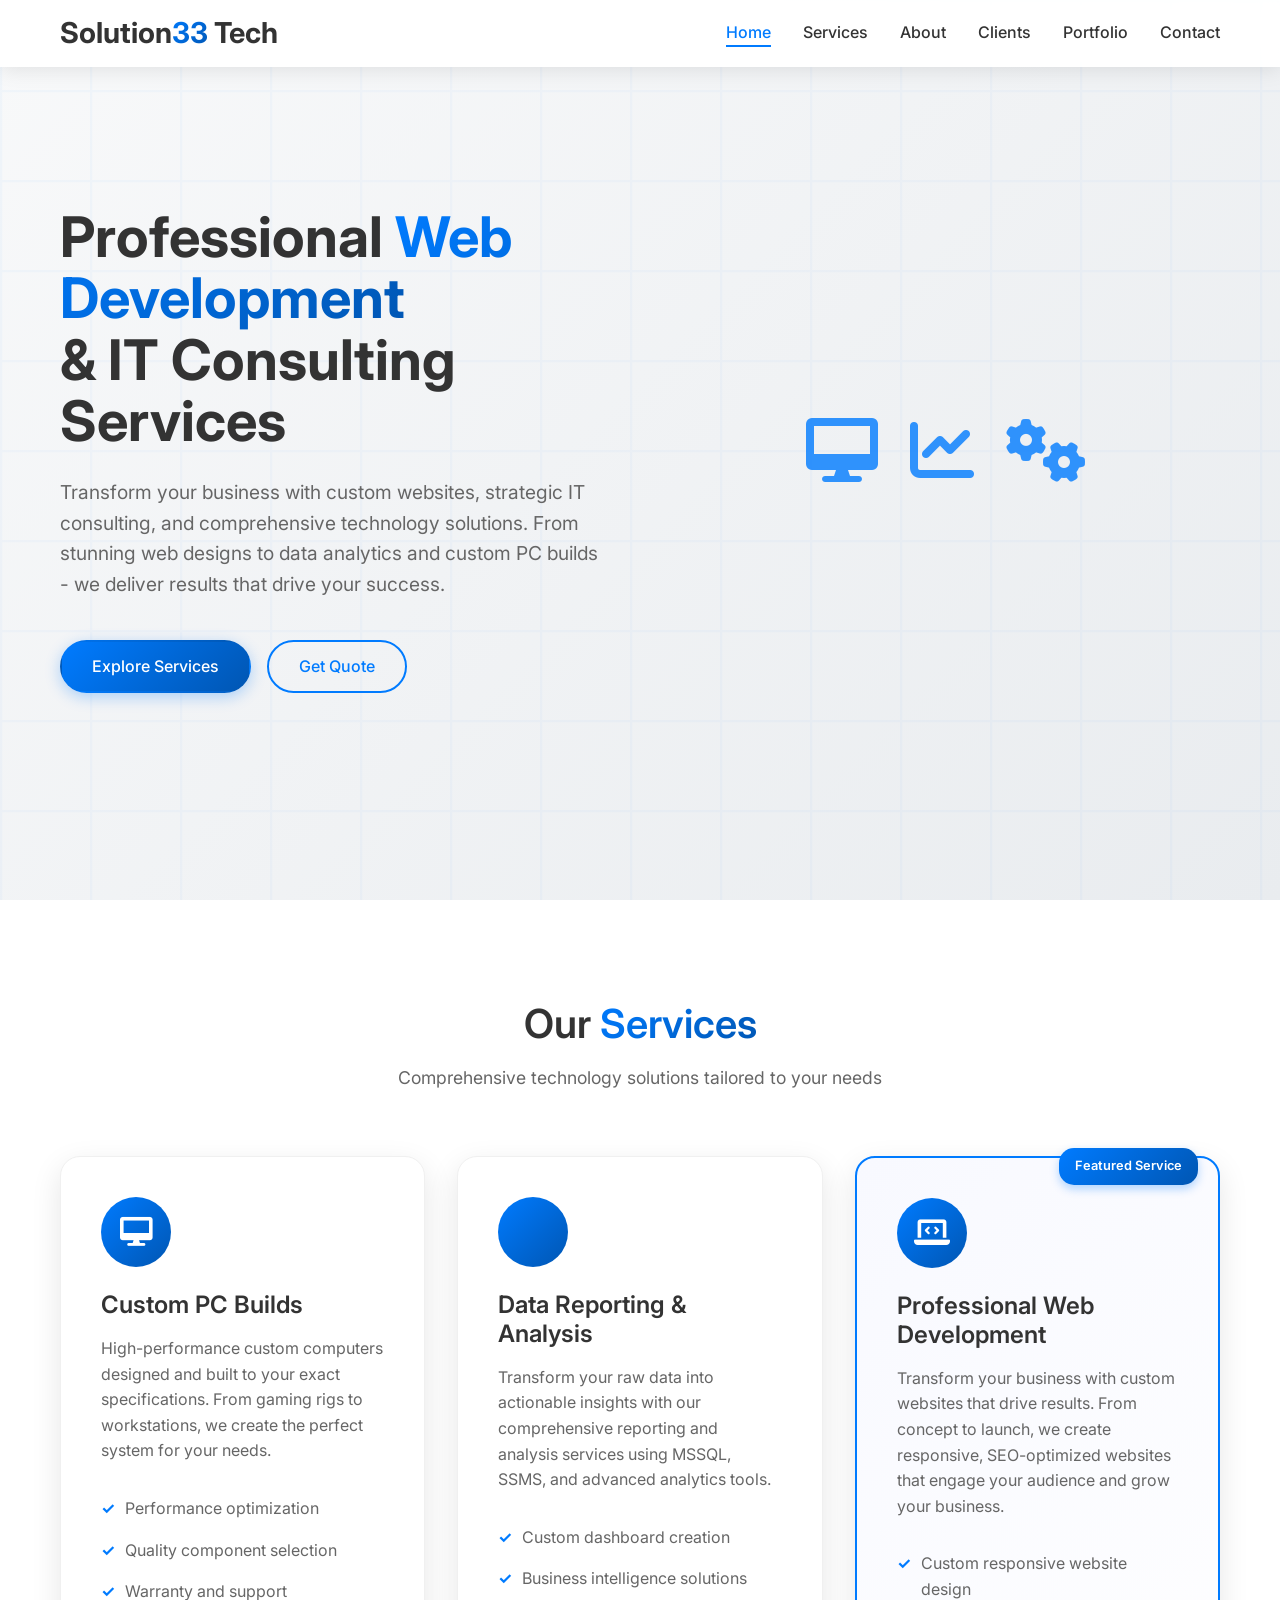
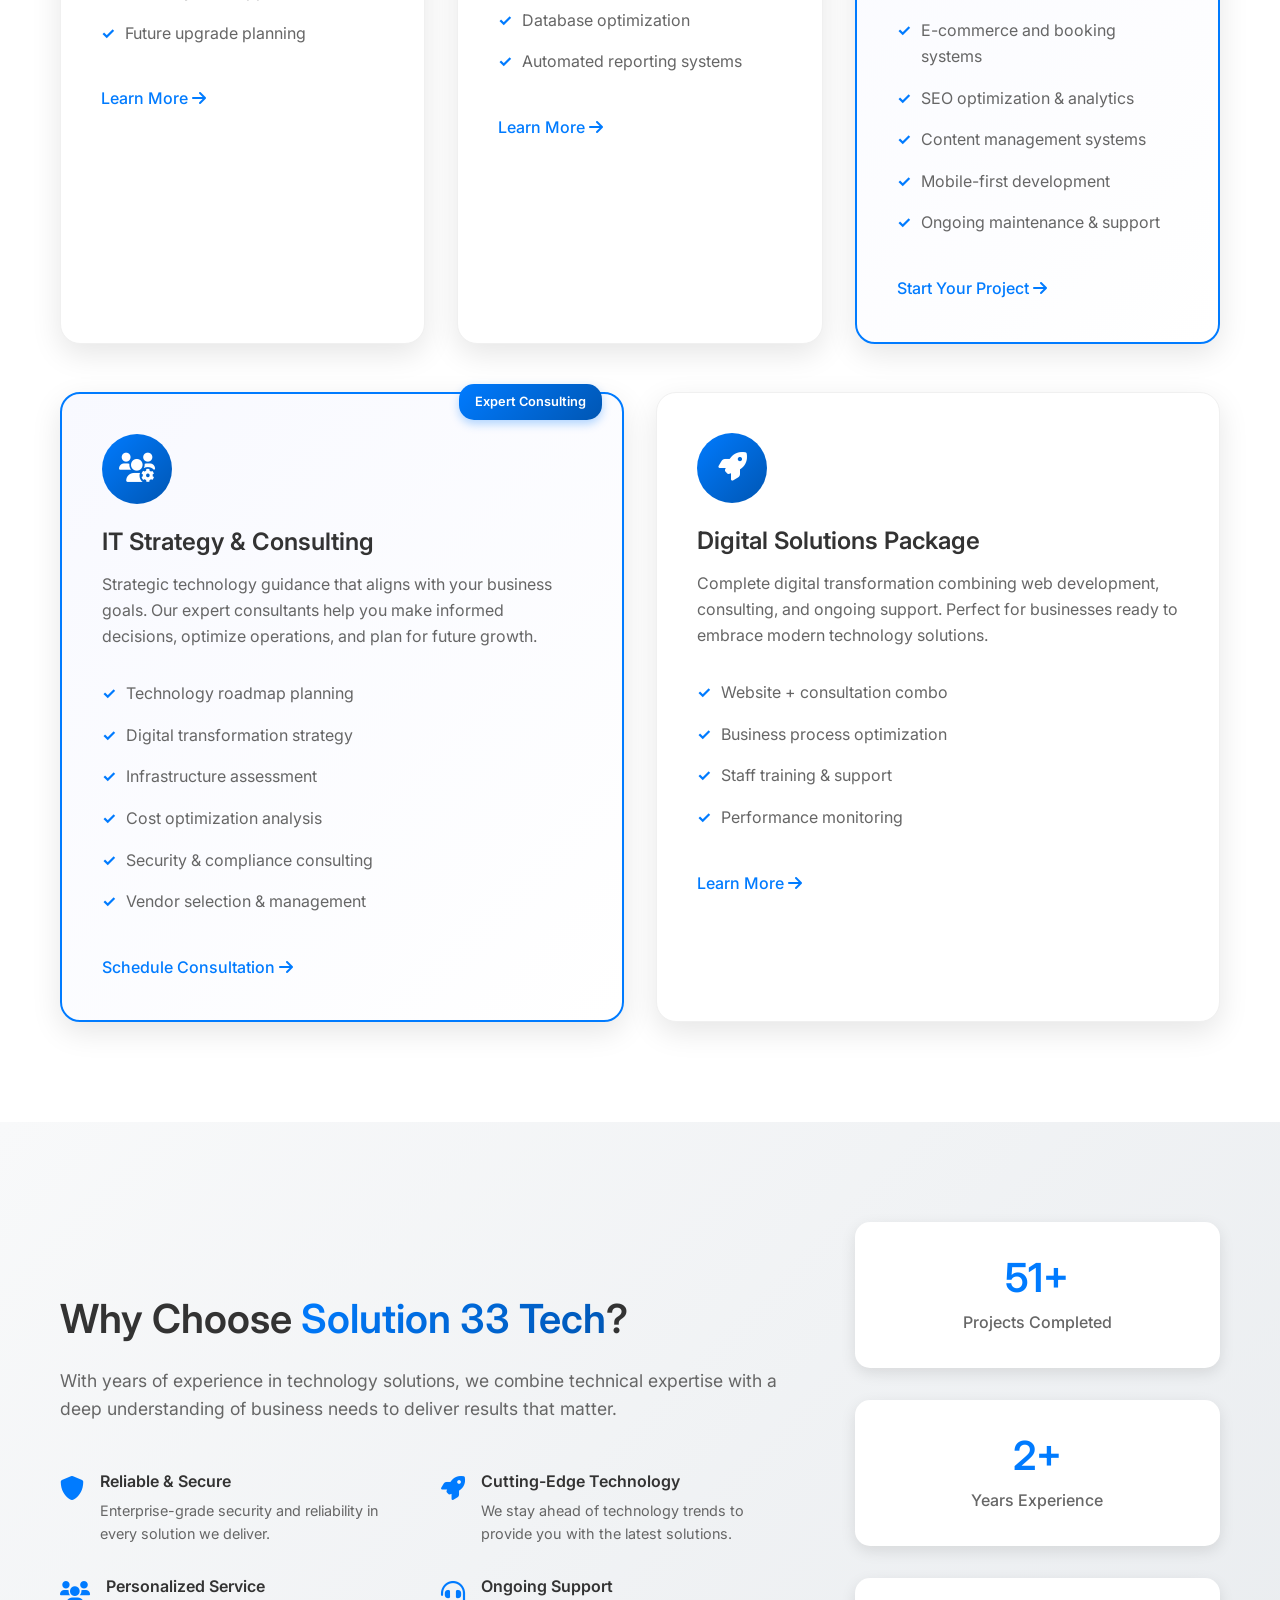
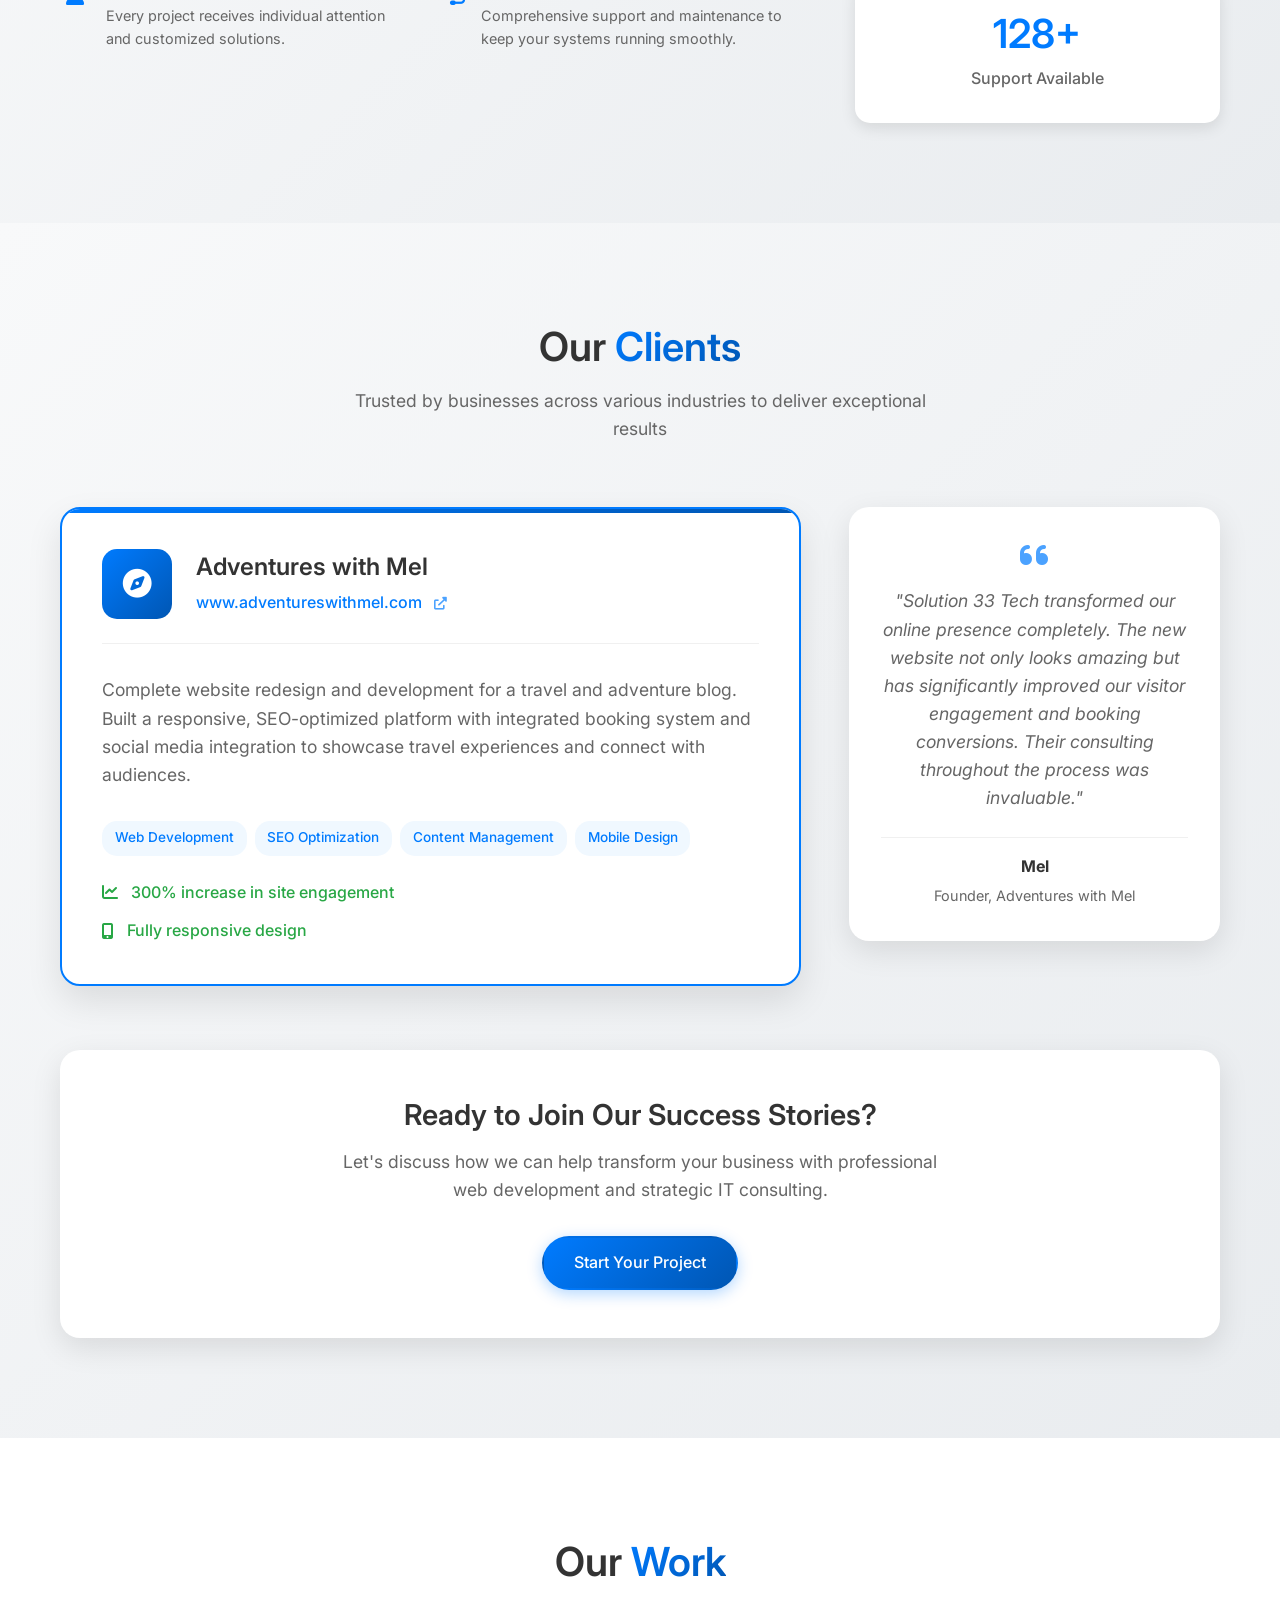
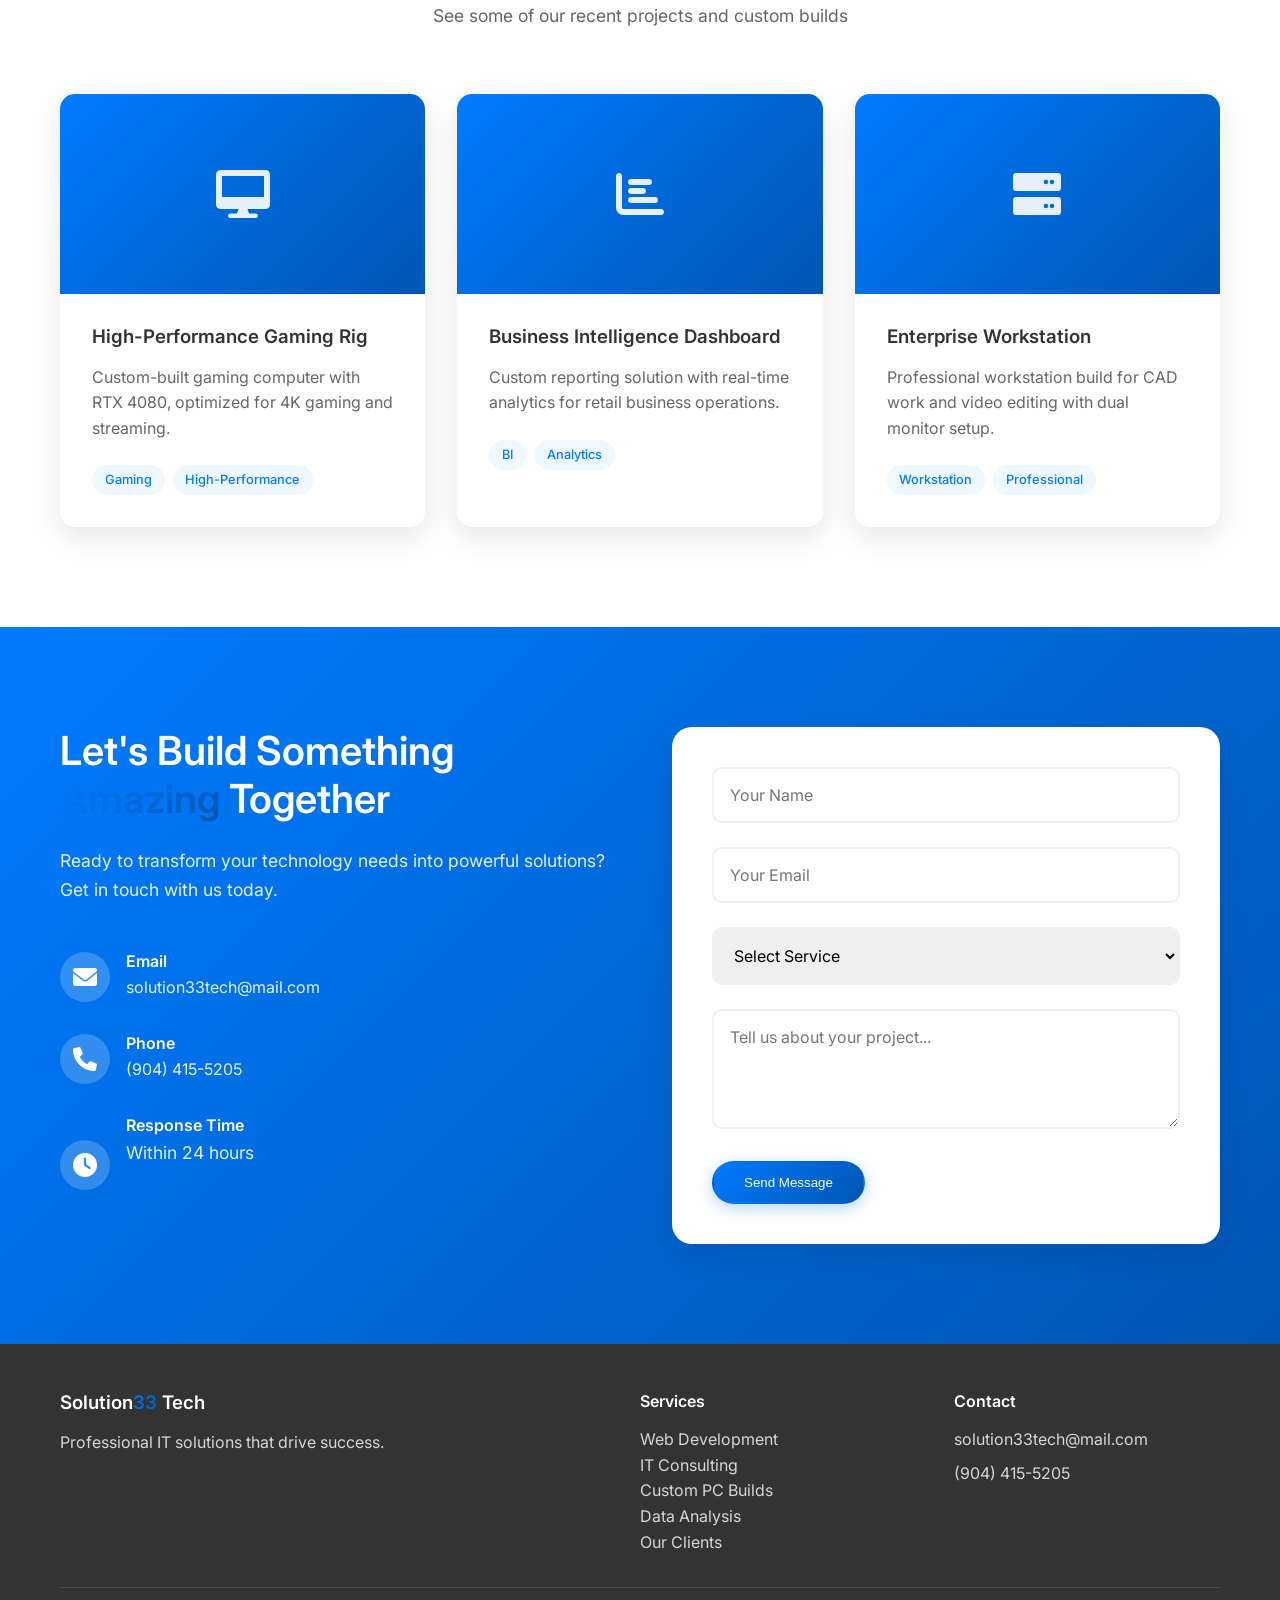
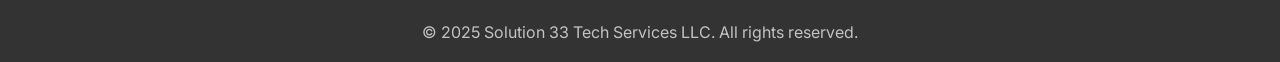
<file: index.html>
<!DOCTYPE html>
<html lang="en">
<head>
    <meta charset="UTF-8">
    <meta name="viewport" content="width=device-width, initial-scale=1.0">
    <title>Solution 33 Tech Services - Professional IT Solutions & Custom PC Builds</title>
    <meta name="description" content="Professional IT consulting, custom PC builds, data analysis, and web development services. Expert solutions for businesses and individuals.">
    <link rel="stylesheet" href="styles.css">
    <link href="https://fonts.googleapis.com/css2?family=Inter:wght@300;400;500;600;700&display=swap" rel="stylesheet">
    <link href="https://cdnjs.cloudflare.com/ajax/libs/font-awesome/6.0.0/css/all.min.css" rel="stylesheet">
</head>
<body>
    <!-- Navigation -->
    <nav class="navbar">
        <div class="nav-container">
            <div class="nav-logo">
                <h2>Solution<span class="highlight">33</span> Tech</h2>
            </div>
            <ul class="nav-menu">
                <li><a href="#home">Home</a></li>
                <li><a href="#services">Services</a></li>
                <li><a href="#about">About</a></li>
                <li><a href="#clients">Clients</a></li>
                <li><a href="#portfolio">Portfolio</a></li>
                <li><a href="#contact">Contact</a></li>
            </ul>
            <div class="hamburger">
                <span></span>
                <span></span>
                <span></span>
            </div>
        </div>
    </nav>

    <!-- Hero Section -->
    <section id="home" class="hero">
        <div class="hero-content">
            <div class="hero-text">
                <h1 class="hero-title">
                    Professional <span class="highlight">Web Development</span> 
                    <br>& IT Consulting Services
                </h1>
                <p class="hero-description">
                    Transform your business with custom websites, strategic IT consulting, and comprehensive technology solutions. 
                    From stunning web designs to data analytics and custom PC builds - we deliver results that drive your success.
                </p>
                <div class="hero-buttons">
                    <a href="#services" class="btn btn-primary">Explore Services</a>
                    <a href="#contact" class="btn btn-secondary">Get Quote</a>
                </div>
            </div>
            <div class="hero-image">
                <div class="tech-graphic">
                    <i class="fas fa-desktop"></i>
                    <i class="fas fa-chart-line"></i>
                    <i class="fas fa-cogs"></i>
                </div>
            </div>
        </div>
    </section>

    <!-- Services Section -->
    <section id="services" class="services">
        <div class="container">
            <div class="section-header">
                <h2>Our <span class="highlight">Services</span></h2>
                <p>Comprehensive technology solutions tailored to your needs</p>
            </div>
            
            <div class="services-grid">
                <div class="service-card">
                    <div class="service-icon">
                        <i class="fas fa-desktop"></i>
                    </div>
                    <h3>Custom PC Builds</h3>
                    <p>High-performance custom computers designed and built to your exact specifications. From gaming rigs to workstations, we create the perfect system for your needs.</p>
                    <ul class="service-features">
                        <li>Performance optimization</li>
                        <li>Quality component selection</li>
                        <li>Warranty and support</li>
                        <li>Future upgrade planning</li>
                    </ul>
                    <a href="#contact" class="service-link">Learn More <i class="fas fa-arrow-right"></i></a>
                </div>

                <div class="service-card">
                    <div class="service-icon">
                        <i class="fas fa-chart-analytics"></i>
                    </div>
                    <h3>Data Reporting & Analysis</h3>
                    <p>Transform your raw data into actionable insights with our comprehensive reporting and analysis services using MSSQL, SSMS, and advanced analytics tools.</p>
                    <ul class="service-features">
                        <li>Custom dashboard creation</li>
                        <li>Business intelligence solutions</li>
                        <li>Database optimization</li>
                        <li>Automated reporting systems</li>
                    </ul>
                    <a href="#contact" class="service-link">Learn More <i class="fas fa-arrow-right"></i></a>
                </div>

                <div class="service-card featured-service">
                    <div class="service-icon">
                        <i class="fas fa-laptop-code"></i>
                    </div>
                    <div class="featured-badge">Featured Service</div>
                    <h3>Professional Web Development</h3>
                    <p>Transform your business with custom websites that drive results. From concept to launch, we create responsive, SEO-optimized websites that engage your audience and grow your business.</p>
                    <ul class="service-features">
                        <li>Custom responsive website design</li>
                        <li>E-commerce and booking systems</li>
                        <li>SEO optimization & analytics</li>
                        <li>Content management systems</li>
                        <li>Mobile-first development</li>
                        <li>Ongoing maintenance & support</li>
                    </ul>
                    <a href="#contact" class="service-link">Start Your Project <i class="fas fa-arrow-right"></i></a>
                </div>
            </div>
            
            <!-- Additional Services Row -->
            <div class="services-grid secondary-services">
                <div class="service-card featured-service">
                    <div class="service-icon">
                        <i class="fas fa-users-cog"></i>
                    </div>
                    <div class="featured-badge">Expert Consulting</div>
                    <h3>IT Strategy & Consulting</h3>
                    <p>Strategic technology guidance that aligns with your business goals. Our expert consultants help you make informed decisions, optimize operations, and plan for future growth.</p>
                    <ul class="service-features">
                        <li>Technology roadmap planning</li>
                        <li>Digital transformation strategy</li>
                        <li>Infrastructure assessment</li>
                        <li>Cost optimization analysis</li>
                        <li>Security & compliance consulting</li>
                        <li>Vendor selection & management</li>
                    </ul>
                    <a href="#contact" class="service-link">Schedule Consultation <i class="fas fa-arrow-right"></i></a>
                </div>
                
                <div class="service-card">
                    <div class="service-icon">
                        <i class="fas fa-rocket"></i>
                    </div>
                    <h3>Digital Solutions Package</h3>
                    <p>Complete digital transformation combining web development, consulting, and ongoing support. Perfect for businesses ready to embrace modern technology solutions.</p>
                    <ul class="service-features">
                        <li>Website + consultation combo</li>
                        <li>Business process optimization</li>
                        <li>Staff training & support</li>
                        <li>Performance monitoring</li>
                    </ul>
                    <a href="#contact" class="service-link">Learn More <i class="fas fa-arrow-right"></i></a>
                </div>
            </div>
        </div>
    </section>

    <!-- About Section -->
    <section id="about" class="about">
        <div class="container">
            <div class="about-content">
                <div class="about-text">
                    <h2>Why Choose <span class="highlight">Solution 33 Tech</span>?</h2>
                    <p class="about-intro">
                        With years of experience in technology solutions, we combine technical expertise 
                        with a deep understanding of business needs to deliver results that matter.
                    </p>
                    
                    <div class="features-grid">
                        <div class="feature">
                            <i class="fas fa-shield-alt"></i>
                            <div>
                                <h4>Reliable & Secure</h4>
                                <p>Enterprise-grade security and reliability in every solution we deliver.</p>
                            </div>
                        </div>
                        <div class="feature">
                            <i class="fas fa-rocket"></i>
                            <div>
                                <h4>Cutting-Edge Technology</h4>
                                <p>We stay ahead of technology trends to provide you with the latest solutions.</p>
                            </div>
                        </div>
                        <div class="feature">
                            <i class="fas fa-users"></i>
                            <div>
                                <h4>Personalized Service</h4>
                                <p>Every project receives individual attention and customized solutions.</p>
                            </div>
                        </div>
                        <div class="feature">
                            <i class="fas fa-headset"></i>
                            <div>
                                <h4>Ongoing Support</h4>
                                <p>Comprehensive support and maintenance to keep your systems running smoothly.</p>
                            </div>
                        </div>
                    </div>
                </div>
                <div class="about-stats">
                    <div class="stat">
                        <h3>100+</h3>
                        <p>Projects Completed</p>
                    </div>
                    <div class="stat">
                        <h3>5+</h3>
                        <p>Years Experience</p>
                    </div>
                    <div class="stat">
                        <h3>24/7</h3>
                        <p>Support Available</p>
                    </div>
                </div>
            </div>
        </div>
    </section>

    <!-- Clients Section -->
    <section id="clients" class="clients">
        <div class="container">
            <div class="section-header">
                <h2>Our <span class="highlight">Clients</span></h2>
                <p>Trusted by businesses across various industries to deliver exceptional results</p>
            </div>
            
            <div class="clients-grid">
                <div class="client-card featured-client">
                    <div class="client-header">
                        <div class="client-logo">
                            <i class="fas fa-compass"></i>
                        </div>
                        <div class="client-info">
                            <h3>Adventures with Mel</h3>
                            <p class="client-website">
                                <a href="https://www.adventureswithmel.com" target="_blank" rel="noopener">
                                    www.adventureswithmel.com
                                    <i class="fas fa-external-link-alt"></i>
                                </a>
                            </p>
                        </div>
                    </div>
                    <div class="client-content">
                        <p class="client-description">
                            Complete website redesign and development for a travel and adventure blog. 
                            Built a responsive, SEO-optimized platform with integrated booking system 
                            and social media integration to showcase travel experiences and connect with audiences.
                        </p>
                        <div class="project-details">
                            <div class="project-tags">
                                <span>Web Development</span>
                                <span>SEO Optimization</span>
                                <span>Content Management</span>
                                <span>Mobile Design</span>
                            </div>
                            <div class="project-results">
                                <div class="result-item">
                                    <i class="fas fa-chart-line"></i>
                                    <span>300% increase in site engagement</span>
                                </div>
                                <div class="result-item">
                                    <i class="fas fa-mobile-alt"></i>
                                    <span>Fully responsive design</span>
                                </div>
                            </div>
                        </div>
                    </div>
                </div>
                
                <div class="client-testimonial">
                    <div class="testimonial-content">
                        <i class="fas fa-quote-left"></i>
                        <blockquote>
                            "Solution 33 Tech transformed our online presence completely. The new website not only looks amazing but has significantly improved our visitor engagement and booking conversions. Their consulting throughout the process was invaluable."
                        </blockquote>
                        <div class="testimonial-author">
                            <strong>Mel</strong>
                            <span>Founder, Adventures with Mel</span>
                        </div>
                    </div>
                </div>
            </div>
            
            <div class="clients-cta">
                <h3>Ready to Join Our Success Stories?</h3>
                <p>Let's discuss how we can help transform your business with professional web development and strategic IT consulting.</p>
                <a href="#contact" class="btn btn-primary">Start Your Project</a>
            </div>
        </div>
    </section>

    <!-- Portfolio Section -->
    <section id="portfolio" class="portfolio">
        <div class="container">
            <div class="section-header">
                <h2>Our <span class="highlight">Work</span></h2>
                <p>See some of our recent projects and custom builds</p>
            </div>
            
            <div class="portfolio-grid">
                <div class="portfolio-item">
                    <div class="portfolio-image">
                        <i class="fas fa-desktop"></i>
                    </div>
                    <div class="portfolio-content">
                        <h3>High-Performance Gaming Rig</h3>
                        <p>Custom-built gaming computer with RTX 4080, optimized for 4K gaming and streaming.</p>
                        <div class="portfolio-tags">
                            <span>Gaming</span>
                            <span>High-Performance</span>
                        </div>
                    </div>
                </div>
                
                <div class="portfolio-item">
                    <div class="portfolio-image">
                        <i class="fas fa-chart-bar"></i>
                    </div>
                    <div class="portfolio-content">
                        <h3>Business Intelligence Dashboard</h3>
                        <p>Custom reporting solution with real-time analytics for retail business operations.</p>
                        <div class="portfolio-tags">
                            <span>BI</span>
                            <span>Analytics</span>
                        </div>
                    </div>
                </div>
                
                <div class="portfolio-item">
                    <div class="portfolio-image">
                        <i class="fas fa-server"></i>
                    </div>
                    <div class="portfolio-content">
                        <h3>Enterprise Workstation</h3>
                        <p>Professional workstation build for CAD work and video editing with dual monitor setup.</p>
                        <div class="portfolio-tags">
                            <span>Workstation</span>
                            <span>Professional</span>
                        </div>
                    </div>
                </div>
            </div>
        </div>
    </section>

    <!-- Contact Section -->
    <section id="contact" class="contact">
        <div class="container">
            <div class="contact-content">
                <div class="contact-info">
                    <h2>Let's Build Something <span class="highlight">Amazing</span> Together</h2>
                    <p>Ready to transform your technology needs into powerful solutions? Get in touch with us today.</p>
                    
                    <div class="contact-details">
                        <div class="contact-item">
                            <i class="fas fa-envelope"></i>
                            <div>
                                <h4>Email</h4>
                                <a href="mailto:solution33tech@mail.com">solution33tech@mail.com</a>
                            </div>
                        </div>
                        <div class="contact-item">
                            <i class="fas fa-phone"></i>
                            <div>
                                <h4>Phone</h4>
                                <a href="tel:9044155205">(904) 415-5205</a>
                            </div>
                        </div>
                        <div class="contact-item">
                            <i class="fas fa-clock"></i>
                            <div>
                                <h4>Response Time</h4>
                                <p>Within 24 hours</p>
                            </div>
                        </div>
                    </div>
                </div>
                
                <div class="contact-form">
                    <form>
                        <div class="form-group">
                            <input type="text" placeholder="Your Name" required>
                        </div>
                        <div class="form-group">
                            <input type="email" placeholder="Your Email" required>
                        </div>
                        <div class="form-group">
                            <select required>
                                <option value="">Select Service</option>
                                <option value="custom-pc">Custom PC Build</option>
                                <option value="data-analysis">Data Analysis</option>
                                <option value="consulting">IT Consulting</option>
                                <option value="web-development">Web Development</option>
                            </select>
                        </div>
                        <div class="form-group">
                            <textarea placeholder="Tell us about your project..." rows="4" required></textarea>
                        </div>
                        <button type="submit" class="btn btn-primary">Send Message</button>
                    </form>
                </div>
            </div>
        </div>
    </section>

    <!-- Footer -->
    <footer class="footer">
        <div class="container">
            <div class="footer-content">
                <div class="footer-brand">
                    <h3>Solution<span class="highlight">33</span> Tech</h3>
                    <p>Professional IT solutions that drive success.</p>
                </div>
                <div class="footer-links">
                    <h4>Services</h4>
                    <ul>
                        <li><a href="#services">Web Development</a></li>
                        <li><a href="#services">IT Consulting</a></li>
                        <li><a href="#services">Custom PC Builds</a></li>
                        <li><a href="#services">Data Analysis</a></li>
                        <li><a href="#clients">Our Clients</a></li>
                    </ul>
                </div>
                <div class="footer-contact">
                    <h4>Contact</h4>
                    <p>solution33tech@mail.com</p>
                    <p>(904) 415-5205</p>
                </div>
            </div>
            <div class="footer-bottom">
                <p>&copy; 2025 Solution 33 Tech Services LLC. All rights reserved.</p>
            </div>
        </div>
    </footer>

    <script src="script.js"></script>
</body>
</html>
</file>
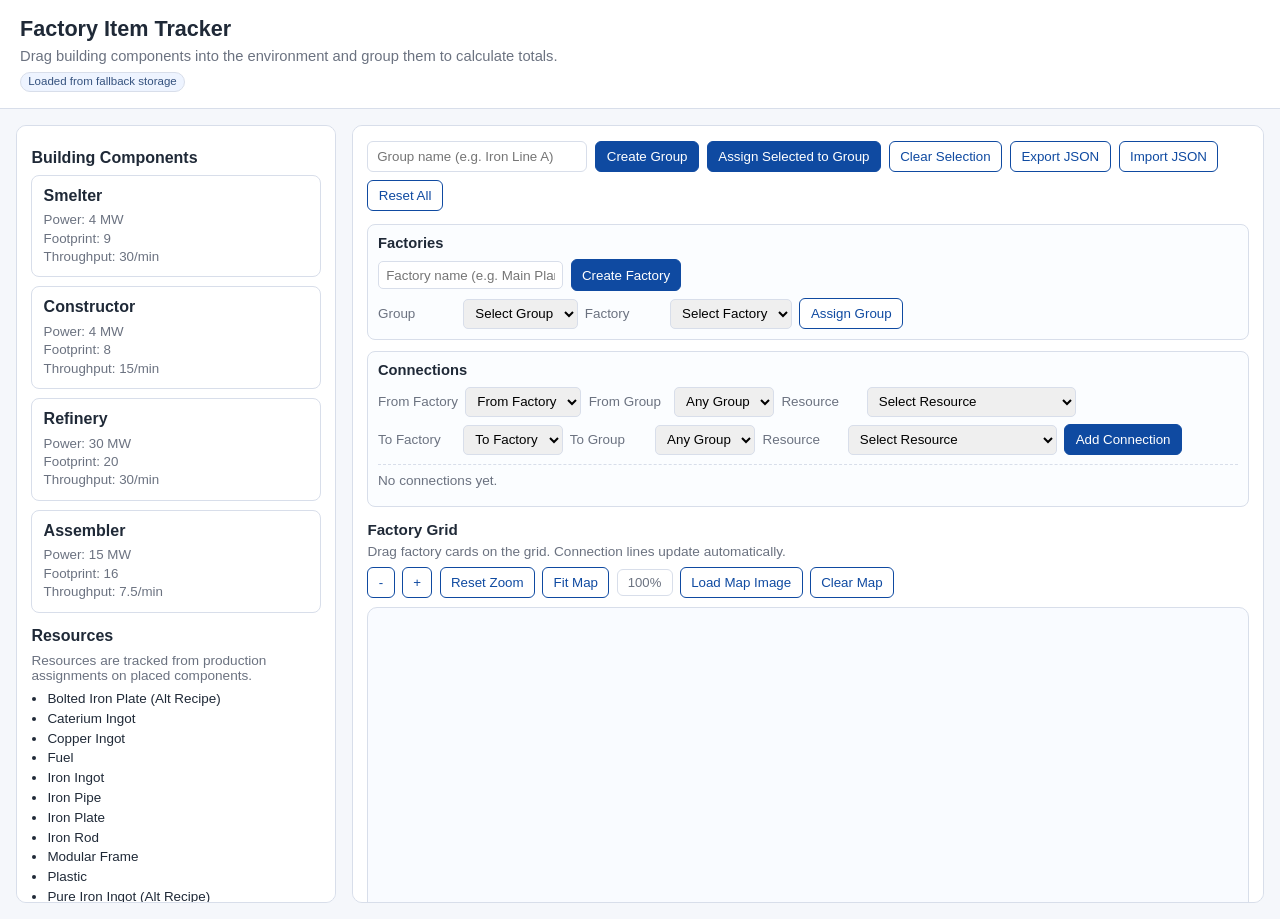
<file: pl20/index.html>
<!DOCTYPE html>
<html lang="en">
<head>
  <meta charset="UTF-8" />
  <meta name="viewport" content="width=device-width, initial-scale=1.0" />
  <title>Factory Item Tracker MVP</title>
  <link rel="stylesheet" href="styles.css" />
</head>
<body>
  <header class="app-header">
    <h1>Factory Item Tracker</h1>
    <p>Drag building components into the environment and group them to calculate totals.</p>
    <span id="fallbackStorageBadge" class="status-badge" hidden>Loaded from fallback storage</span>
  </header>

  <main class="layout">
    <aside class="left-panel">
      <h2>Building Components</h2>
      <div id="itemCatalog" class="catalog"></div>

      <h2>Resources</h2>
      <p class="help-text">Resources are tracked from production assignments on placed components.</p>
      <div id="resourceLegend" class="legend"></div>
    </aside>

    <section class="workspace-panel">
      <div class="toolbar">
        <input id="groupName" type="text" placeholder="Group name (e.g. Iron Line A)" />
        <button id="createGroupBtn" type="button">Create Group</button>
        <button id="assignGroupBtn" type="button">Assign Selected to Group</button>
        <button id="clearSelectionBtn" type="button" class="muted">Clear Selection</button>
        <button id="exportJsonBtn" type="button" class="muted">Export JSON</button>
        <button id="importJsonBtn" type="button" class="muted">Import JSON</button>
        <button id="resetAllBtn" type="button" class="muted">Reset All</button>
        <input id="importJsonInput" type="file" accept="application/json,.json" class="visually-hidden" />
      </div>

      <div class="factory-controls">
        <section class="control-card">
          <h3>Factories</h3>
          <div class="row compact">
            <input id="factoryName" type="text" placeholder="Factory name (e.g. Main Plant)" />
            <button id="createFactoryBtn" type="button">Create Factory</button>
          </div>
          <div class="row compact">
            <label for="groupForFactorySelect">Group</label>
            <select id="groupForFactorySelect"></select>
            <label for="factoryAssignSelect">Factory</label>
            <select id="factoryAssignSelect"></select>
            <button id="assignGroupToFactoryBtn" type="button" class="muted">Assign Group</button>
          </div>
        </section>

        <section class="control-card">
          <h3>Connections</h3>
          <div class="row compact">
            <label for="connSourceFactory">From Factory</label>
            <select id="connSourceFactory"></select>
            <label for="connSourceGroup">From Group</label>
            <select id="connSourceGroup"></select>
            <label for="connSourceResource">Resource</label>
            <select id="connSourceResource"></select>
          </div>
          <div class="row compact">
            <label for="connTargetFactory">To Factory</label>
            <select id="connTargetFactory"></select>
            <label for="connTargetGroup">To Group</label>
            <select id="connTargetGroup"></select>
            <label for="connTargetResource">Resource</label>
            <select id="connTargetResource"></select>
            <button id="addConnectionBtn" type="button">Add Connection</button>
          </div>
          <div id="connectionList" class="connection-list"></div>
        </section>
      </div>

      <section class="factory-grid-section">
        <h3>Factory Grid</h3>
        <p class="help-text">Drag factory cards on the grid. Connection lines update automatically.</p>
        <div class="factory-grid-toolbar">
          <button id="zoomOutBtn" type="button" class="muted">-</button>
          <button id="zoomInBtn" type="button" class="muted">+</button>
          <button id="zoomResetBtn" type="button" class="muted">Reset Zoom</button>
          <button id="fitMapBtn" type="button" class="muted">Fit Map</button>
          <span id="zoomLevelLabel" class="zoom-label">100%</span>
          <button id="loadMapImageBtn" type="button" class="muted">Load Map Image</button>
          <button id="clearMapImageBtn" type="button" class="muted">Clear Map</button>
          <input id="mapImageInput" type="file" accept="image/*" class="visually-hidden" />
        </div>
        <div id="factoryGrid" class="factory-grid">
          <div id="factoryMapLayer" class="factory-map-layer" aria-hidden="true"></div>
          <div id="factoryGridPattern" class="factory-grid-pattern" aria-hidden="true"></div>
          <svg id="factoryConnectionsLayer" class="factory-connections-layer" aria-hidden="true"></svg>
          <div id="factoryNodesLayer" class="factory-nodes-layer"></div>
        </div>
      </section>

      <div id="dropZone" class="drop-zone" aria-label="Environment workspace">
        <p class="drop-hint">Drop components here</p>
      </div>

      <div class="tables">
        <section>
          <h3>Environment Totals</h3>
          <div id="environmentTotals"></div>
        </section>
        <section>
          <h3>Group Totals</h3>
          <div id="groupTotals"></div>
        </section>
        <section>
          <h3>Factory Totals</h3>
          <div id="factoryTotals"></div>
        </section>
      </div>
    </section>
  </main>

  <script src="app.js"></script>
</body>
</html>
</file>
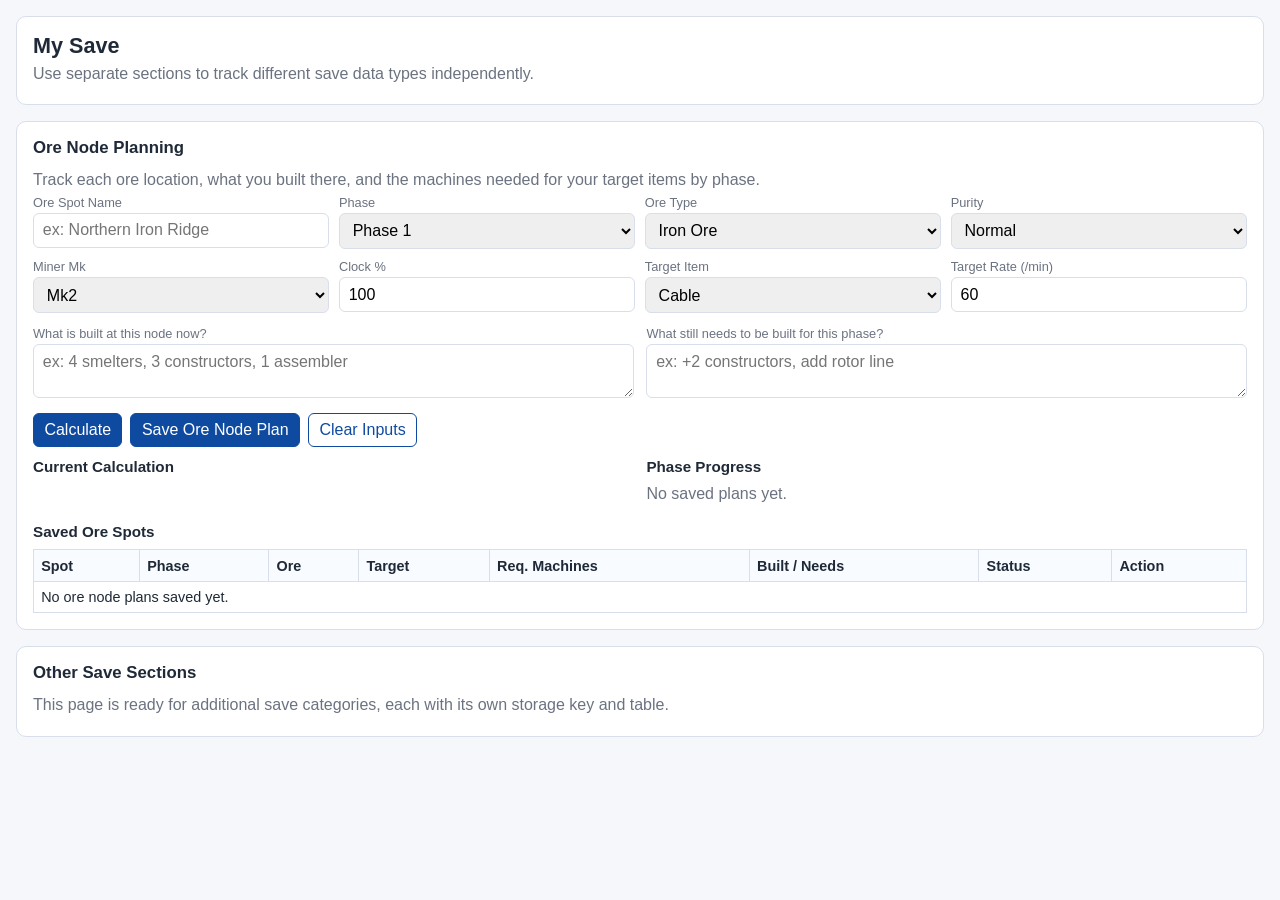
<file: pl20/mysave.html>
<!DOCTYPE html>
<html lang="en">
<head>
	<meta charset="UTF-8" />
	<meta name="viewport" content="width=device-width, initial-scale=1.0" />
	<title>My Save - Satisfactory Tracking</title>
	<style>
		:root {
			--bg: #f5f7fb;
			--panel: #ffffff;
			--line: #d8deea;
			--text: #1f2937;
			--muted: #6b7280;
			--primary: #0f4aa1;
			--good: #0b7a3a;
			--warn: #b45309;
			--bad: #b91c1c;
		}

		* { box-sizing: border-box; }
		body {
			margin: 0;
			font-family: Montserrat, Arial, sans-serif;
			color: var(--text);
			background: var(--bg);
		}

		.page {
			max-width: 1280px;
			margin: 0 auto;
			padding: 1rem;
			display: grid;
			gap: 1rem;
		}

		.section {
			background: var(--panel);
			border: 1px solid var(--line);
			border-radius: 10px;
			padding: 1rem;
		}

		h1 { margin: 0; font-size: 1.35rem; }
		h2 { margin: 0 0 .8rem; font-size: 1.05rem; }
		h3 { margin: 0 0 .6rem; font-size: .95rem; }
		p { margin: .35rem 0; color: var(--muted); }

		.grid {
			display: grid;
			grid-template-columns: repeat(4, minmax(170px, 1fr));
			gap: .6rem;
			margin-bottom: .8rem;
		}

		label {
			display: block;
			font-size: .8rem;
			color: var(--muted);
			margin-bottom: .2rem;
		}

		input, select, textarea, button {
			width: 100%;
			border: 1px solid var(--line);
			border-radius: 6px;
			padding: .48rem .55rem;
			font: inherit;
		}

		textarea { min-height: 38px; resize: vertical; }

		button {
			width: auto;
			cursor: pointer;
			background: var(--primary);
			border-color: var(--primary);
			color: #fff;
			padding: .45rem .65rem;
		}

		button.muted {
			background: #fff;
			color: var(--primary);
		}

		.row {
			display: flex;
			flex-wrap: wrap;
			gap: .5rem;
			margin-bottom: .7rem;
		}

		table {
			width: 100%;
			border-collapse: collapse;
			font-size: .9rem;
		}

		th, td {
			border: 1px solid var(--line);
			padding: .45rem;
			vertical-align: top;
			text-align: left;
		}

		th { background: #f8fbff; }
		.ok { color: var(--good); font-weight: 600; }
		.bad { color: var(--bad); font-weight: 600; }
		.warn { color: var(--warn); font-weight: 600; }
		.mono { font-family: ui-monospace, SFMono-Regular, Menlo, monospace; }

		.split {
			display: grid;
			grid-template-columns: 1fr 1fr;
			gap: .8rem;
		}

		@media (max-width: 980px) {
			.grid { grid-template-columns: 1fr 1fr; }
			.split { grid-template-columns: 1fr; }
		}
	</style>
</head>
<body>
	<main class="page">
		<section class="section">
			<h1>My Save</h1>
			<p>Use separate sections to track different save data types independently.</p>
		</section>

		<section class="section" id="oreNodePlannerSection">
			<h2>Ore Node Planning</h2>
			<p>Track each ore location, what you built there, and the machines needed for your target items by phase.</p>

			<div class="grid">
				<div>
					<label for="spotName">Ore Spot Name</label>
					<input id="spotName" placeholder="ex: Northern Iron Ridge" />
				</div>
				<div>
					<label for="phase">Phase</label>
					<select id="phase">
						<option>Phase 1</option>
						<option>Phase 2</option>
						<option>Phase 3</option>
						<option>Phase 4</option>
						<option>Phase 5</option>
					</select>
				</div>
				<div>
					<label for="oreType">Ore Type</label>
					<select id="oreType">
						<option>Iron Ore</option>
						<option>Copper Ore</option>
						<option>Limestone</option>
					</select>
				</div>
				<div>
					<label for="purity">Purity</label>
					<select id="purity">
						<option>Impure</option>
						<option selected>Normal</option>
						<option>Pure</option>
					</select>
				</div>

				<div>
					<label for="minerMk">Miner Mk</label>
					<select id="minerMk">
						<option value="1">Mk1</option>
						<option value="2" selected>Mk2</option>
						<option value="3">Mk3</option>
					</select>
				</div>
				<div>
					<label for="clock">Clock %</label>
					<input id="clock" type="number" min="1" max="250" value="100" />
				</div>
				<div>
					<label for="targetItem">Target Item</label>
					<select id="targetItem"></select>
				</div>
				<div>
					<label for="targetRate">Target Rate (/min)</label>
					<input id="targetRate" type="number" min="0.1" step="0.1" value="60" />
				</div>
			</div>

			<div class="split" style="margin-bottom: .7rem;">
				<div>
					<label for="builtNow">What is built at this node now?</label>
					<textarea id="builtNow" placeholder="ex: 4 smelters, 3 constructors, 1 assembler"></textarea>
				</div>
				<div>
					<label for="needsNext">What still needs to be built for this phase?</label>
					<textarea id="needsNext" placeholder="ex: +2 constructors, add rotor line"></textarea>
				</div>
			</div>

			<div class="row">
				<button id="calcBtn" type="button">Calculate</button>
				<button id="saveBtn" type="button">Save Ore Node Plan</button>
				<button id="clearBtn" type="button" class="muted">Clear Inputs</button>
			</div>

			<div class="split">
				<section>
					<h3>Current Calculation</h3>
					<div id="resultPanel" class="mono"></div>
				</section>
				<section>
					<h3>Phase Progress</h3>
					<div id="phaseSummary"></div>
				</section>
			</div>

			<h3 style="margin-top: .9rem;">Saved Ore Spots</h3>
			<table>
				<thead>
					<tr>
						<th>Spot</th>
						<th>Phase</th>
						<th>Ore</th>
						<th>Target</th>
						<th>Req. Machines</th>
						<th>Built / Needs</th>
						<th>Status</th>
						<th>Action</th>
					</tr>
				</thead>
				<tbody id="savedRows"></tbody>
			</table>
		</section>

		<section class="section" id="otherSaveSection">
			<h2>Other Save Sections</h2>
			<p>This page is ready for additional save categories, each with its own storage key and table.</p>
		</section>
	</main>

	<script>
		const ORE_STORAGE_KEY = 'mysave-ore-node-tracker-v1';

		const minerRates = {
			Impure: { 1: 30, 2: 60, 3: 120 },
			Normal: { 1: 60, 2: 120, 3: 240 },
			Pure: { 1: 120, 2: 240, 3: 480 }
		};

		const recipes = {
			'Iron Ingot': { machine: 'Smelter', outputPerMin: 30, inputsPerMin: { 'Iron Ore': 30 } },
			'Copper Ingot': { machine: 'Smelter', outputPerMin: 30, inputsPerMin: { 'Copper Ore': 30 } },
			'Iron Plate': { machine: 'Constructor', outputPerMin: 20, inputsPerMin: { 'Iron Ingot': 30 } },
			'Iron Rod': { machine: 'Constructor', outputPerMin: 15, inputsPerMin: { 'Iron Ingot': 15 } },
			'Screw': { machine: 'Constructor', outputPerMin: 40, inputsPerMin: { 'Iron Rod': 10 } },
			'Wire': { machine: 'Constructor', outputPerMin: 30, inputsPerMin: { 'Copper Ingot': 15 } },
			'Cable': { machine: 'Constructor', outputPerMin: 30, inputsPerMin: { 'Wire': 60 } },
			'Concrete': { machine: 'Constructor', outputPerMin: 15, inputsPerMin: { 'Limestone': 45 } },
			'Reinforced Iron Plate': { machine: 'Assembler', outputPerMin: 5, inputsPerMin: { 'Iron Plate': 30, 'Screw': 60 } },
			'Rotor': { machine: 'Assembler', outputPerMin: 4, inputsPerMin: { 'Iron Rod': 20, 'Screw': 100 } },
			'Modular Frame': { machine: 'Assembler', outputPerMin: 2, inputsPerMin: { 'Reinforced Iron Plate': 3, 'Iron Rod': 12 } }
		};

		const rawItems = new Set(['Iron Ore', 'Copper Ore', 'Limestone']);

		const targetItemEl = document.getElementById('targetItem');
		const resultPanelEl = document.getElementById('resultPanel');
		const savedRowsEl = document.getElementById('savedRows');
		const phaseSummaryEl = document.getElementById('phaseSummary');

		Object.keys(recipes).sort().forEach((name) => {
			const option = document.createElement('option');
			option.value = name;
			option.textContent = name;
			targetItemEl.appendChild(option);
		});

		function computeRequirements(itemName, ratePerMin, acc = { machines: {}, raws: {} }) {
			if (rawItems.has(itemName)) {
				acc.raws[itemName] = (acc.raws[itemName] || 0) + ratePerMin;
				return acc;
			}

			const recipe = recipes[itemName];
			if (!recipe) {
				return acc;
			}

			const machineCount = ratePerMin / recipe.outputPerMin;
			acc.machines[recipe.machine] = (acc.machines[recipe.machine] || 0) + machineCount;

			Object.entries(recipe.inputsPerMin).forEach(([name, inputRate]) => {
				computeRequirements(name, inputRate * machineCount, acc);
			});

			return acc;
		}

		function loadOrePlans() {
			try {
				return JSON.parse(localStorage.getItem(ORE_STORAGE_KEY) || '[]');
			} catch (error) {
				return [];
			}
		}

		function saveOrePlans(rows) {
			localStorage.setItem(ORE_STORAGE_KEY, JSON.stringify(rows));
		}

		function buildPlanFromInputs() {
			const spotName = (document.getElementById('spotName').value || '').trim() || 'Unnamed Spot';
			const phase = document.getElementById('phase').value;
			const oreType = document.getElementById('oreType').value;
			const purity = document.getElementById('purity').value;
			const minerMk = Number(document.getElementById('minerMk').value);
			const clock = Number(document.getElementById('clock').value) || 100;
			const targetItem = document.getElementById('targetItem').value;
			const targetRate = Number(document.getElementById('targetRate').value) || 0;
			const builtNow = (document.getElementById('builtNow').value || '').trim();
			const needsNext = (document.getElementById('needsNext').value || '').trim();

			const nodeOutput = (minerRates[purity][minerMk] * clock) / 100;
			const req = computeRequirements(targetItem, targetRate);
			const oreNeeded = req.raws[oreType] || 0;
			const oreDiff = nodeOutput - oreNeeded;
			const statusText = oreDiff >= 0
				? `Surplus ${oreDiff.toFixed(1)}/min`
				: `Deficit ${Math.abs(oreDiff).toFixed(1)}/min`;

			return {
				id: crypto.randomUUID(),
				spotName,
				phase,
				oreType,
				purity,
				minerMk,
				clock,
				targetItem,
				targetRate,
				nodeOutput,
				machines: req.machines,
				raws: req.raws,
				oreNeeded,
				oreDiff,
				statusText,
				builtNow,
				needsNext,
				savedAt: new Date().toISOString()
			};
		}

		function renderResult(plan) {
			const machineRows = ['Smelter', 'Constructor', 'Assembler']
				.map((machine) => `${machine}: ${(plan.machines[machine] || 0).toFixed(2)}`)
				.join('<br>');

			const rawRows = Object.entries(plan.raws)
				.sort(([a], [b]) => a.localeCompare(b))
				.map(([name, value]) => `${name}: ${value.toFixed(1)}/min`)
				.join('<br>') || 'None';

			const statusClass = plan.oreDiff >= 0 ? 'ok' : 'bad';

			resultPanelEl.innerHTML = `
				<div><strong>${plan.spotName}</strong> (${plan.phase})</div>
				<div>Node Output: ${plan.oreType} ${plan.nodeOutput.toFixed(1)}/min</div>
				<div>Target: ${plan.targetItem} @ ${plan.targetRate.toFixed(1)}/min</div>
				<hr>
				<div><strong>Required Machines</strong><br>${machineRows}</div>
				<div style="margin-top:.4rem;"><strong>Raw Inputs</strong><br>${rawRows}</div>
				<div style="margin-top:.4rem;" class="${statusClass}">Ore Balance: ${plan.statusText}</div>
			`;
		}

		function renderSavedRows() {
			const rows = loadOrePlans();

			if (!rows.length) {
				savedRowsEl.innerHTML = '<tr><td colspan="8">No ore node plans saved yet.</td></tr>';
				return;
			}

			savedRowsEl.innerHTML = rows
				.map((row) => {
					const statusClass = row.oreDiff >= 0 ? 'ok' : 'bad';
					const machineSummary = `S:${(row.machines.Smelter || 0).toFixed(1)} C:${(row.machines.Constructor || 0).toFixed(1)} A:${(row.machines.Assembler || 0).toFixed(1)}`;
					const notes = `Built: ${row.builtNow || '-'}<br>Need: ${row.needsNext || '-'}`;

					return `
						<tr>
							<td>${row.spotName}</td>
							<td>${row.phase}</td>
							<td>${row.oreType} (${row.purity})</td>
							<td>${row.targetItem} @ ${Number(row.targetRate).toFixed(1)}/min</td>
							<td class="mono">${machineSummary}</td>
							<td>${notes}</td>
							<td class="${statusClass}">${row.statusText}</td>
							<td><button type="button" class="muted" data-delete-id="${row.id}">Delete</button></td>
						</tr>
					`;
				})
				.join('');
		}

		function renderPhaseSummary() {
			const rows = loadOrePlans();
			if (!rows.length) {
				phaseSummaryEl.innerHTML = '<p>No saved plans yet.</p>';
				return;
			}

			const phaseMap = new Map();
			rows.forEach((row) => {
				if (!phaseMap.has(row.phase)) {
					phaseMap.set(row.phase, { count: 0, deficits: 0, surplus: 0 });
				}

				const info = phaseMap.get(row.phase);
				info.count += 1;
				if (row.oreDiff < 0) {
					info.deficits += 1;
				} else {
					info.surplus += 1;
				}
			});

			const phaseRows = Array.from(phaseMap.entries())
				.sort(([a], [b]) => a.localeCompare(b))
				.map(([phase, info]) => {
					const health = info.deficits === 0 ? '<span class="ok">On Track</span>' : '<span class="warn">Needs Buildout</span>';
					return `<tr><td>${phase}</td><td>${info.count}</td><td>${info.surplus}</td><td>${info.deficits}</td><td>${health}</td></tr>`;
				})
				.join('');

			phaseSummaryEl.innerHTML = `
				<table>
					<thead>
						<tr><th>Phase</th><th>Nodes</th><th>Balanced</th><th>Deficits</th><th>Status</th></tr>
					</thead>
					<tbody>${phaseRows}</tbody>
				</table>
			`;
		}

		function clearInputs() {
			document.getElementById('spotName').value = '';
			document.getElementById('phase').value = 'Phase 1';
			document.getElementById('oreType').value = 'Iron Ore';
			document.getElementById('purity').value = 'Normal';
			document.getElementById('minerMk').value = '2';
			document.getElementById('clock').value = '100';
			document.getElementById('targetRate').value = '60';
			document.getElementById('builtNow').value = '';
			document.getElementById('needsNext').value = '';
		}

		document.getElementById('calcBtn').addEventListener('click', () => {
			const plan = buildPlanFromInputs();
			renderResult(plan);
		});

		document.getElementById('saveBtn').addEventListener('click', () => {
			const plan = buildPlanFromInputs();
			renderResult(plan);

			const rows = loadOrePlans();
			rows.push(plan);
			saveOrePlans(rows);

			renderSavedRows();
			renderPhaseSummary();
		});

		document.getElementById('clearBtn').addEventListener('click', () => {
			clearInputs();
			resultPanelEl.innerHTML = '';
		});

		savedRowsEl.addEventListener('click', (event) => {
			const button = event.target.closest('button[data-delete-id]');
			if (!button) {
				return;
			}

			const deleteId = button.getAttribute('data-delete-id');
			const rows = loadOrePlans().filter((row) => row.id !== deleteId);
			saveOrePlans(rows);
			renderSavedRows();
			renderPhaseSummary();
		});

		renderSavedRows();
		renderPhaseSummary();
	</script>
</body>
</html>
</file>
<file: styles.css>
/* Reset and Base Styles */
* {
    margin: 0;
    padding: 0;
    box-sizing: border-box;
}

body {
    font-family: 'Inter', sans-serif;
    line-height: 1.6;
    color: #333;
    overflow-x: hidden;
}

.container {
    max-width: 1200px;
    margin: 0 auto;
    padding: 0 20px;
}

/* Typography */
h1, h2, h3, h4, h5, h6 {
    font-weight: 600;
    line-height: 1.2;
}

.highlight {
    color: #007bff;
    background: linear-gradient(135deg, #007bff, #0056b3);
    -webkit-background-clip: text;
    -webkit-text-fill-color: transparent;
    background-clip: text;
}

/* Navigation */
.navbar {
    position: fixed;
    top: 0;
    width: 100%;
    background: rgba(255, 255, 255, 0.95);
    backdrop-filter: blur(10px);
    z-index: 1000;
    padding: 1rem 0;
    box-shadow: 0 2px 20px rgba(0, 0, 0, 0.1);
    transition: all 0.3s ease;
}

.nav-container {
    max-width: 1200px;
    margin: 0 auto;
    padding: 0 20px;
    display: flex;
    justify-content: space-between;
    align-items: center;
}

.nav-logo h2 {
    font-size: 1.8rem;
    font-weight: 700;
    color: #333;
}

.nav-menu {
    display: flex;
    list-style: none;
    gap: 2rem;
}

.nav-menu a {
    text-decoration: none;
    color: #333;
    font-weight: 500;
    transition: color 0.3s ease;
    position: relative;
}

.nav-menu a:hover {
    color: #007bff;
}

.nav-menu a::after {
    content: '';
    position: absolute;
    bottom: -5px;
    left: 0;
    width: 0;
    height: 2px;
    background: #007bff;
    transition: width 0.3s ease;
}

.nav-menu a:hover::after {
    width: 100%;
}

.hamburger {
    display: none;
    flex-direction: column;
    cursor: pointer;
}

.hamburger span {
    width: 25px;
    height: 3px;
    background: #333;
    margin: 3px 0;
    transition: 0.3s;
}

/* Buttons */
.btn {
    display: inline-block;
    padding: 12px 30px;
    border-radius: 50px;
    text-decoration: none;
    font-weight: 500;
    transition: all 0.3s ease;
    border: 2px solid transparent;
    cursor: pointer;
}

.btn-primary {
    background: linear-gradient(135deg, #007bff, #0056b3);
    color: white;
    box-shadow: 0 4px 15px rgba(0, 123, 255, 0.3);
}

.btn-primary:hover {
    transform: translateY(-2px);
    box-shadow: 0 6px 20px rgba(0, 123, 255, 0.4);
}

.btn-secondary {
    background: transparent;
    color: #007bff;
    border: 2px solid #007bff;
}

.btn-secondary:hover {
    background: #007bff;
    color: white;
    transform: translateY(-2px);
}

/* Hero Section */
.hero {
    min-height: 100vh;
    display: flex;
    align-items: center;
    background: linear-gradient(135deg, #f8f9fa 0%, #e9ecef 100%);
    position: relative;
    overflow: hidden;
}

.hero::before {
    content: '';
    position: absolute;
    top: 0;
    left: 0;
    right: 0;
    bottom: 0;
    background: url('data:image/svg+xml,<svg xmlns="http://www.w3.org/2000/svg" viewBox="0 0 100 100"><defs><pattern id="grid" width="10" height="10" patternUnits="userSpaceOnUse"><path d="M 10 0 L 0 0 0 10" fill="none" stroke="%23007bff" stroke-width="0.5" opacity="0.1"/></pattern></defs><rect width="100" height="100" fill="url(%23grid)"/></svg>');
    opacity: 0.3;
}

.hero-content {
    max-width: 1200px;
    margin: 0 auto;
    padding: 0 20px;
    display: grid;
    grid-template-columns: 1fr 1fr;
    gap: 4rem;
    align-items: center;
    position: relative;
    z-index: 2;
}

.hero-title {
    font-size: 3.5rem;
    font-weight: 700;
    margin-bottom: 1.5rem;
    line-height: 1.1;
}

.hero-description {
    font-size: 1.2rem;
    color: #666;
    margin-bottom: 2.5rem;
    line-height: 1.6;
}

.hero-buttons {
    display: flex;
    gap: 1rem;
    flex-wrap: wrap;
}

.tech-graphic {
    display: flex;
    justify-content: center;
    align-items: center;
    gap: 2rem;
    flex-wrap: wrap;
}

.tech-graphic i {
    font-size: 4rem;
    color: #007bff;
    opacity: 0.8;
    animation: float 3s ease-in-out infinite;
}

.tech-graphic i:nth-child(2) {
    animation-delay: 0.5s;
}

.tech-graphic i:nth-child(3) {
    animation-delay: 1s;
}

@keyframes float {
    0%, 100% { transform: translateY(0); }
    50% { transform: translateY(-10px); }
}

/* Section Headers */
.section-header {
    text-align: center;
    margin-bottom: 4rem;
}

.section-header h2 {
    font-size: 2.5rem;
    margin-bottom: 1rem;
}

.section-header p {
    font-size: 1.1rem;
    color: #666;
    max-width: 600px;
    margin: 0 auto;
}

/* Services Section */
.services {
    padding: 100px 0;
    background: white;
}

.services-grid {
    display: grid;
    grid-template-columns: repeat(auto-fit, minmax(350px, 1fr));
    gap: 2rem;
    margin-bottom: 3rem;
}

.secondary-services {
    margin-bottom: 0;
}

.service-card {
    background: white;
    padding: 2.5rem;
    border-radius: 20px;
    box-shadow: 0 10px 30px rgba(0, 0, 0, 0.1);
    transition: all 0.3s ease;
    border: 1px solid #f0f0f0;
    position: relative;
}

.service-card.featured-service {
    border: 2px solid #007bff;
    background: linear-gradient(135deg, #f8f9ff 0%, #ffffff 100%);
    transform: scale(1.02);
}

.featured-badge {
    position: absolute;
    top: -10px;
    right: 20px;
    background: linear-gradient(135deg, #007bff, #0056b3);
    color: white;
    padding: 0.5rem 1rem;
    border-radius: 15px;
    font-size: 0.8rem;
    font-weight: 600;
    box-shadow: 0 4px 10px rgba(0, 123, 255, 0.3);
}

.service-card:hover {
    transform: translateY(-10px);
    box-shadow: 0 20px 40px rgba(0, 0, 0, 0.15);
}

.service-card.featured-service:hover {
    transform: translateY(-10px) scale(1.02);
}

.service-icon {
    width: 70px;
    height: 70px;
    background: linear-gradient(135deg, #007bff, #0056b3);
    border-radius: 50%;
    display: flex;
    align-items: center;
    justify-content: center;
    margin-bottom: 1.5rem;
}

.service-icon i {
    font-size: 1.8rem;
    color: white;
}

.service-card h3 {
    font-size: 1.5rem;
    margin-bottom: 1rem;
    color: #333;
}

.service-card p {
    color: #666;
    margin-bottom: 1.5rem;
    line-height: 1.6;
}

.service-features {
    list-style: none;
    margin-bottom: 2rem;
}

.service-features li {
    padding: 0.5rem 0;
    color: #666;
    position: relative;
    padding-left: 1.5rem;
}

.service-features li::before {
    content: '✓';
    position: absolute;
    left: 0;
    color: #007bff;
    font-weight: bold;
}

.service-link {
    color: #007bff;
    text-decoration: none;
    font-weight: 500;
    transition: color 0.3s ease;
}

.service-link:hover {
    color: #0056b3;
}

/* About Section */
.about {
    padding: 100px 0;
    background: linear-gradient(135deg, #f8f9fa 0%, #e9ecef 100%);
}

.about-content {
    display: grid;
    grid-template-columns: 2fr 1fr;
    gap: 4rem;
    align-items: center;
}

.about-text h2 {
    font-size: 2.5rem;
    margin-bottom: 1.5rem;
}

.about-intro {
    font-size: 1.1rem;
    color: #666;
    margin-bottom: 3rem;
    line-height: 1.6;
}

.features-grid {
    display: grid;
    grid-template-columns: repeat(auto-fit, minmax(250px, 1fr));
    gap: 2rem;
}

.feature {
    display: flex;
    gap: 1rem;
    align-items: flex-start;
}

.feature i {
    font-size: 1.5rem;
    color: #007bff;
    margin-top: 0.25rem;
}

.feature h4 {
    margin-bottom: 0.5rem;
    color: #333;
}

.feature p {
    color: #666;
    font-size: 0.9rem;
}

.about-stats {
    display: flex;
    flex-direction: column;
    gap: 2rem;
}

.stat {
    text-align: center;
    padding: 2rem;
    background: white;
    border-radius: 15px;
    box-shadow: 0 5px 15px rgba(0, 0, 0, 0.1);
}

.stat h3 {
    font-size: 2.5rem;
    color: #007bff;
    margin-bottom: 0.5rem;
}

.stat p {
    color: #666;
    font-weight: 500;
}

/* Portfolio Section */
.portfolio {
    padding: 100px 0;
    background: white;
}

.portfolio-grid {
    display: grid;
    grid-template-columns: repeat(auto-fit, minmax(350px, 1fr));
    gap: 2rem;
}

.portfolio-item {
    background: white;
    border-radius: 15px;
    box-shadow: 0 10px 30px rgba(0, 0, 0, 0.1);
    overflow: hidden;
    transition: all 0.3s ease;
}

.portfolio-item:hover {
    transform: translateY(-5px);
    box-shadow: 0 15px 35px rgba(0, 0, 0, 0.15);
}

.portfolio-image {
    height: 200px;
    background: linear-gradient(135deg, #007bff, #0056b3);
    display: flex;
    align-items: center;
    justify-content: center;
}

.portfolio-image i {
    font-size: 3rem;
    color: white;
    opacity: 0.9;
}

.portfolio-content {
    padding: 2rem;
}

.portfolio-content h3 {
    margin-bottom: 1rem;
    color: #333;
}

.portfolio-content p {
    color: #666;
    margin-bottom: 1.5rem;
    line-height: 1.6;
}

.portfolio-tags {
    display: flex;
    gap: 0.5rem;
    flex-wrap: wrap;
}

.portfolio-tags span {
    background: #f0f8ff;
    color: #007bff;
    padding: 0.3rem 0.8rem;
    border-radius: 15px;
    font-size: 0.8rem;
    font-weight: 500;
}

/* Contact Section */
.contact {
    padding: 100px 0;
    background: linear-gradient(135deg, #007bff, #0056b3);
    color: white;
}

.contact-content {
    display: grid;
    grid-template-columns: 1fr 1fr;
    gap: 4rem;
    align-items: start;
}

.contact-info h2 {
    font-size: 2.5rem;
    margin-bottom: 1.5rem;
}

.contact-info p {
    font-size: 1.1rem;
    margin-bottom: 3rem;
    opacity: 0.9;
}

.contact-details {
    display: flex;
    flex-direction: column;
    gap: 2rem;
}

.contact-item {
    display: flex;
    gap: 1rem;
    align-items: center;
}

.contact-item i {
    font-size: 1.5rem;
    width: 50px;
    height: 50px;
    background: rgba(255, 255, 255, 0.2);
    border-radius: 50%;
    display: flex;
    align-items: center;
    justify-content: center;
}

.contact-item h4 {
    margin-bottom: 0.25rem;
    font-size: 1rem;
}

.contact-item a {
    color: white;
    text-decoration: none;
    opacity: 0.9;
}

.contact-item a:hover {
    opacity: 1;
}

.contact-form {
    background: white;
    padding: 2.5rem;
    border-radius: 20px;
    box-shadow: 0 10px 30px rgba(0, 0, 0, 0.1);
}

.form-group {
    margin-bottom: 1.5rem;
}

.form-group input,
.form-group select,
.form-group textarea {
    width: 100%;
    padding: 1rem;
    border: 2px solid #f0f0f0;
    border-radius: 10px;
    font-size: 1rem;
    transition: border-color 0.3s ease;
    font-family: inherit;
}

.form-group input:focus,
.form-group select:focus,
.form-group textarea:focus {
    outline: none;
    border-color: #007bff;
}

.form-group textarea {
    resize: vertical;
    min-height: 120px;
}

/* Footer */
.footer {
    background: #333;
    color: white;
    padding: 3rem 0 1rem;
}

.footer-content {
    display: grid;
    grid-template-columns: 2fr 1fr 1fr;
    gap: 3rem;
    margin-bottom: 2rem;
}

.footer-brand h3 {
    margin-bottom: 1rem;
}

.footer-brand p {
    opacity: 0.8;
}

.footer-links h4 {
    margin-bottom: 1rem;
    color: white;
}

.footer-links ul {
    list-style: none;
}

.footer-links a {
    color: white;
    text-decoration: none;
    opacity: 0.8;
    transition: opacity 0.3s ease;
}

.footer-links a:hover {
    opacity: 1;
}

.footer-contact h4 {
    margin-bottom: 1rem;
}

.footer-contact p {
    opacity: 0.8;
    margin-bottom: 0.5rem;
}

.footer-bottom {
    text-align: center;
    padding-top: 2rem;
    border-top: 1px solid #555;
    opacity: 0.7;
}

/* Responsive Design */
@media (max-width: 768px) {
    .hamburger {
        display: flex;
    }
    
    .nav-menu {
        position: fixed;
        left: -100%;
        top: 70px;
        flex-direction: column;
        background-color: white;
        width: 100%;
        text-align: center;
        transition: 0.3s;
        box-shadow: 0 10px 27px rgba(0, 0, 0, 0.05);
        padding: 2rem 0;
    }
    
    .nav-menu.active {
        left: 0;
    }
    
    .hero-content {
        grid-template-columns: 1fr;
        text-align: center;
        gap: 2rem;
    }
    
    .hero-title {
        font-size: 2.5rem;
    }
    
    .about-content {
        grid-template-columns: 1fr;
        gap: 2rem;
    }
    
    .contact-content {
        grid-template-columns: 1fr;
        gap: 2rem;
    }
    
    .footer-content {
        grid-template-columns: 1fr;
        gap: 2rem;
        text-align: center;
    }
    
    .services-grid,
    .portfolio-grid {
        grid-template-columns: 1fr;
    }
    
    .secondary-services {
        grid-template-columns: 1fr;
    }
    
    .clients-grid {
        grid-template-columns: 1fr;
        gap: 2rem;
    }
    
    .features-grid {
        grid-template-columns: 1fr;
    }
    
    .hero-buttons {
        justify-content: center;
    }
}

@media (max-width: 480px) {
    .container {
        padding: 0 15px;
    }
    
    .hero-title {
        font-size: 2rem;
    }
    
    .section-header h2 {
        font-size: 2rem;
    }
    
    .service-card,
    .contact-form {
        padding: 1.5rem;
    }
}

/* Smooth scrolling */
html {
    scroll-behavior: smooth;
}

/* Loading animations */
@keyframes fadeInUp {
    from {
        opacity: 0;
        transform: translateY(30px);
    }
    to {
        opacity: 1;
        transform: translateY(0);
    }
}

.service-card,
.portfolio-item,
.feature {
    animation: fadeInUp 0.6s ease-out;
}

/* Clients Section */
.clients {
    padding: 100px 0;
    background: linear-gradient(135deg, #f8f9fa 0%, #e9ecef 100%);
}

.clients-grid {
    display: grid;
    grid-template-columns: 2fr 1fr;
    gap: 3rem;
    align-items: start;
    margin-bottom: 4rem;
}

.client-card {
    background: white;
    padding: 2.5rem;
    border-radius: 20px;
    box-shadow: 0 15px 35px rgba(0, 0, 0, 0.1);
    border: 2px solid #007bff;
    position: relative;
    overflow: hidden;
}

.client-card::before {
    content: '';
    position: absolute;
    top: 0;
    left: 0;
    right: 0;
    height: 4px;
    background: linear-gradient(135deg, #007bff, #0056b3);
}

.client-header {
    display: flex;
    align-items: center;
    gap: 1.5rem;
    margin-bottom: 2rem;
    padding-bottom: 1.5rem;
    border-bottom: 1px solid #f0f0f0;
}

.client-logo {
    width: 70px;
    height: 70px;
    background: linear-gradient(135deg, #007bff, #0056b3);
    border-radius: 15px;
    display: flex;
    align-items: center;
    justify-content: center;
    flex-shrink: 0;
}

.client-logo i {
    font-size: 1.8rem;
    color: white;
}

.client-info h3 {
    font-size: 1.5rem;
    margin-bottom: 0.5rem;
    color: #333;
}

.client-website a {
    color: #007bff;
    text-decoration: none;
    font-weight: 500;
    transition: color 0.3s ease;
}

.client-website a:hover {
    color: #0056b3;
}

.client-website i {
    font-size: 0.8rem;
    margin-left: 0.5rem;
    opacity: 0.7;
}

.client-description {
    color: #666;
    line-height: 1.6;
    margin-bottom: 2rem;
    font-size: 1.1rem;
}

.project-details {
    display: flex;
    flex-direction: column;
    gap: 1.5rem;
}

.project-tags {
    display: flex;
    gap: 0.5rem;
    flex-wrap: wrap;
}

.project-tags span {
    background: #f0f8ff;
    color: #007bff;
    padding: 0.4rem 0.8rem;
    border-radius: 15px;
    font-size: 0.85rem;
    font-weight: 500;
}

.project-results {
    display: flex;
    flex-direction: column;
    gap: 0.8rem;
}

.result-item {
    display: flex;
    align-items: center;
    gap: 0.8rem;
    color: #28a745;
    font-weight: 500;
}

.result-item i {
    font-size: 1rem;
}

.client-testimonial {
    background: white;
    padding: 2rem;
    border-radius: 20px;
    box-shadow: 0 10px 30px rgba(0, 0, 0, 0.1);
    height: fit-content;
}

.testimonial-content {
    text-align: center;
}

.testimonial-content i {
    font-size: 2rem;
    color: #007bff;
    margin-bottom: 1rem;
    opacity: 0.7;
}

.testimonial-content blockquote {
    font-size: 1.1rem;
    line-height: 1.6;
    color: #666;
    margin-bottom: 1.5rem;
    font-style: italic;
}

.testimonial-author {
    border-top: 1px solid #f0f0f0;
    padding-top: 1rem;
}

.testimonial-author strong {
    display: block;
    color: #333;
    margin-bottom: 0.25rem;
}

.testimonial-author span {
    color: #666;
    font-size: 0.9rem;
}

.clients-cta {
    text-align: center;
    padding: 3rem 2rem;
    background: white;
    border-radius: 20px;
    box-shadow: 0 10px 30px rgba(0, 0, 0, 0.1);
}

.clients-cta h3 {
    font-size: 1.8rem;
    margin-bottom: 1rem;
    color: #333;
}

.clients-cta p {
    color: #666;
    margin-bottom: 2rem;
    font-size: 1.1rem;
    max-width: 600px;
    margin-left: auto;
    margin-right: auto;
}
</file>
<file: pl20/styles.css>
:root {
  --bg: #f5f7fb;
  --panel: #ffffff;
  --line: #d8deea;
  --text: #1f2937;
  --muted: #6b7280;
  --primary: #0f4aa1;
  --primary-soft: #e8f0ff;
  --good: #0b7a3a;
}

* {
  box-sizing: border-box;
}

body {
  margin: 0;
  font-family: Montserrat, Arial, sans-serif;
  color: var(--text);
  background: var(--bg);
}

.app-header {
  padding: 1rem 1.25rem;
  border-bottom: 1px solid var(--line);
  background: var(--panel);
}

.app-header h1 {
  margin: 0;
  font-size: 1.35rem;
}

.app-header p {
  margin: 0.4rem 0 0;
  color: var(--muted);
  font-size: 0.92rem;
}

.status-badge {
  display: inline-block;
  margin-top: 0.45rem;
  font-size: 0.72rem;
  line-height: 1;
  padding: 0.22rem 0.45rem;
  border-radius: 999px;
  border: 1px solid var(--line);
  color: #35527e;
  background: #eef4ff;
}

.layout {
  display: grid;
  grid-template-columns: 320px 1fr;
  gap: 1rem;
  padding: 1rem;
  height: calc(100vh - 90px);
}

.left-panel,
.workspace-panel {
  background: var(--panel);
  border: 1px solid var(--line);
  border-radius: 10px;
  padding: 0.9rem;
  overflow: auto;
}

.left-panel h2 {
  margin: 0.5rem 0;
  font-size: 1rem;
}

.catalog {
  display: grid;
  gap: 0.55rem;
  margin-bottom: 0.9rem;
}

.catalog-item {
  border: 1px solid var(--line);
  background: #fff;
  border-radius: 8px;
  padding: 0.7rem;
  cursor: grab;
}

.catalog-item:active {
  cursor: grabbing;
}

.catalog-item strong {
  display: block;
  margin-bottom: 0.35rem;
}

.catalog-item small {
  color: var(--muted);
  line-height: 1.3;
}

.toolbar {
  display: flex;
  flex-wrap: wrap;
  gap: 0.5rem;
  margin-bottom: 0.8rem;
}

.toolbar input {
  padding: 0.45rem 0.55rem;
  border: 1px solid var(--line);
  border-radius: 6px;
  min-width: 220px;
}

.toolbar select {
  padding: 0.45rem 0.55rem;
  border: 1px solid var(--line);
  border-radius: 6px;
}

button {
  border: 1px solid var(--primary);
  background: var(--primary);
  color: white;
  border-radius: 6px;
  padding: 0.45rem 0.65rem;
  cursor: pointer;
}

button.muted {
  background: white;
  color: var(--primary);
}

.visually-hidden {
  position: absolute;
  width: 1px;
  height: 1px;
  padding: 0;
  margin: -1px;
  overflow: hidden;
  clip: rect(0, 0, 0, 0);
  white-space: nowrap;
  border: 0;
}

.drop-zone {
  min-height: 290px;
  border: 2px dashed #a9b9d6;
  border-radius: 10px;
  background: #f8fbff;
  padding: 0.7rem;
}

.factory-controls {
  display: grid;
  grid-template-columns: 1fr;
  gap: 0.7rem;
  margin-bottom: 0.9rem;
}

.control-card {
  border: 1px solid var(--line);
  border-radius: 8px;
  background: #fbfdff;
  padding: 0.6rem;
}

.control-card h3 {
  margin: 0 0 0.55rem;
  font-size: 0.92rem;
}

.row.compact {
  margin-bottom: 0.45rem;
}

.row.compact:last-child {
  margin-bottom: 0;
}

.row.compact label {
  min-width: 78px;
}

.row.compact input,
.row.compact select {
  padding: 0.35rem 0.45rem;
  border: 1px solid var(--line);
  border-radius: 5px;
}

.connection-list {
  border-top: 1px dashed var(--line);
  margin-top: 0.55rem;
  padding-top: 0.5rem;
  display: grid;
  gap: 0.35rem;
}

.connection-item {
  border: 1px solid var(--line);
  border-left-width: 6px;
  border-radius: 6px;
  padding: 0.35rem 0.45rem;
  font-size: 0.82rem;
  display: flex;
  justify-content: space-between;
  align-items: center;
  gap: 0.6rem;
}

.connection-text {
  display: inline-flex;
  align-items: center;
  gap: 0.4rem;
}

.connection-swatch {
  width: 10px;
  height: 10px;
  border-radius: 50%;
  border: 1px solid rgba(17, 24, 39, 0.2);
  flex-shrink: 0;
}

.factory-grid-section {
  margin-bottom: 0.9rem;
}

.factory-grid-section h3 {
  margin: 0 0 0.35rem;
  font-size: 0.95rem;
}

.factory-grid-toolbar {
  display: flex;
  flex-wrap: wrap;
  align-items: center;
  gap: 0.45rem;
  margin-bottom: 0.55rem;
}

.zoom-label {
  display: inline-block;
  min-width: 56px;
  text-align: center;
  font-size: 0.82rem;
  color: var(--muted);
  border: 1px solid var(--line);
  border-radius: 6px;
  padding: 0.3rem 0.45rem;
  background: #fff;
}

.factory-grid {
  position: relative;
  height: 360px;
  border: 1px solid var(--line);
  border-radius: 10px;
  background: #f9fbff;
  overflow: hidden;
}

.factory-grid-pattern,
.factory-connections-layer,
.factory-nodes-layer {
  transform-origin: top left;
}

.factory-map-layer {
  position: absolute;
  inset: 0;
  z-index: 0;
  background-position: center;
  background-repeat: no-repeat;
  background-size: contain;
  opacity: 0.6;
}

.factory-grid-pattern {
  position: absolute;
  inset: 0;
  z-index: 1;
  display: none;
}

.factory-connections-layer {
  position: absolute;
  inset: 0;
  width: 100%;
  height: 100%;
  pointer-events: none;
  z-index: 2;
}

.factory-nodes-layer {
  position: absolute;
  inset: 0;
  z-index: 3;
}

.factory-node {
  position: absolute;
  width: 180px;
  min-height: 82px;
  border: 1px solid #9bb0d6;
  border-radius: 10px;
  background: rgba(255, 255, 255, 0.95);
  box-shadow: 0 2px 10px rgba(15, 74, 161, 0.12);
  padding: 0.45rem;
  cursor: move;
  user-select: none;
}

.factory-node strong {
  display: block;
  font-size: 0.9rem;
  margin-bottom: 0.2rem;
}

.factory-node small {
  display: block;
  color: var(--muted);
  font-size: 0.76rem;
  line-height: 1.3;
}

.factory-line {
  stroke: #1c57b2;
  stroke-width: 2;
  opacity: 0.8;
}

.factory-line-label {
  fill: #1f2937;
  font-size: 10px;
}

.drop-zone.over {
  background: #eef5ff;
  border-color: var(--primary);
}

.drop-hint {
  margin: 0.3rem;
  color: var(--muted);
}

.placed-list {
  display: grid;
  gap: 0.5rem;
}

.placed-item {
  border: 1px solid var(--line);
  background: white;
  border-radius: 8px;
  padding: 0.6rem;
  display: grid;
  gap: 0.45rem;
}

.placed-item.selected {
  outline: 2px solid var(--primary);
  background: var(--primary-soft);
}

.placed-header {
  display: flex;
  justify-content: space-between;
  align-items: center;
  gap: 0.5rem;
}

.badge {
  font-size: 0.73rem;
  padding: 0.15rem 0.4rem;
  border-radius: 999px;
  border: 1px solid var(--line);
  color: #374151;
  background: #f9fafb;
}

.row {
  display: flex;
  gap: 0.45rem;
  align-items: center;
  flex-wrap: wrap;
}

.row label {
  font-size: 0.84rem;
  color: var(--muted);
}

.row input,
.row select {
  padding: 0.28rem 0.42rem;
  border: 1px solid var(--line);
  border-radius: 5px;
}

.tables {
  margin-top: 1rem;
  display: grid;
  grid-template-columns: repeat(3, minmax(220px, 1fr));
  gap: 0.8rem;
}

.tables section {
  border: 1px solid var(--line);
  border-radius: 8px;
  padding: 0.6rem;
}

.tables h3 {
  margin: 0 0 0.45rem;
  font-size: 0.95rem;
}

.data-table {
  width: 100%;
  border-collapse: collapse;
  font-size: 0.85rem;
}

.data-table th,
.data-table td {
  border: 1px solid var(--line);
  padding: 0.35rem;
  text-align: left;
}

.data-table th {
  background: #f3f6fc;
}

.help-text {
  margin: 0 0 0.5rem;
  color: var(--muted);
  font-size: 0.85rem;
}

.legend ul {
  margin: 0;
  padding-left: 1rem;
  font-size: 0.84rem;
}

.legend li {
  margin-bottom: 0.3rem;
}

.kpi {
  color: var(--good);
  font-weight: 600;
}

@media (max-width: 1100px) {
  .layout {
    grid-template-columns: 1fr;
    height: auto;
  }

  .tables {
    grid-template-columns: 1fr;
  }

  .factory-grid {
    height: 300px;
  }
}
</file>
